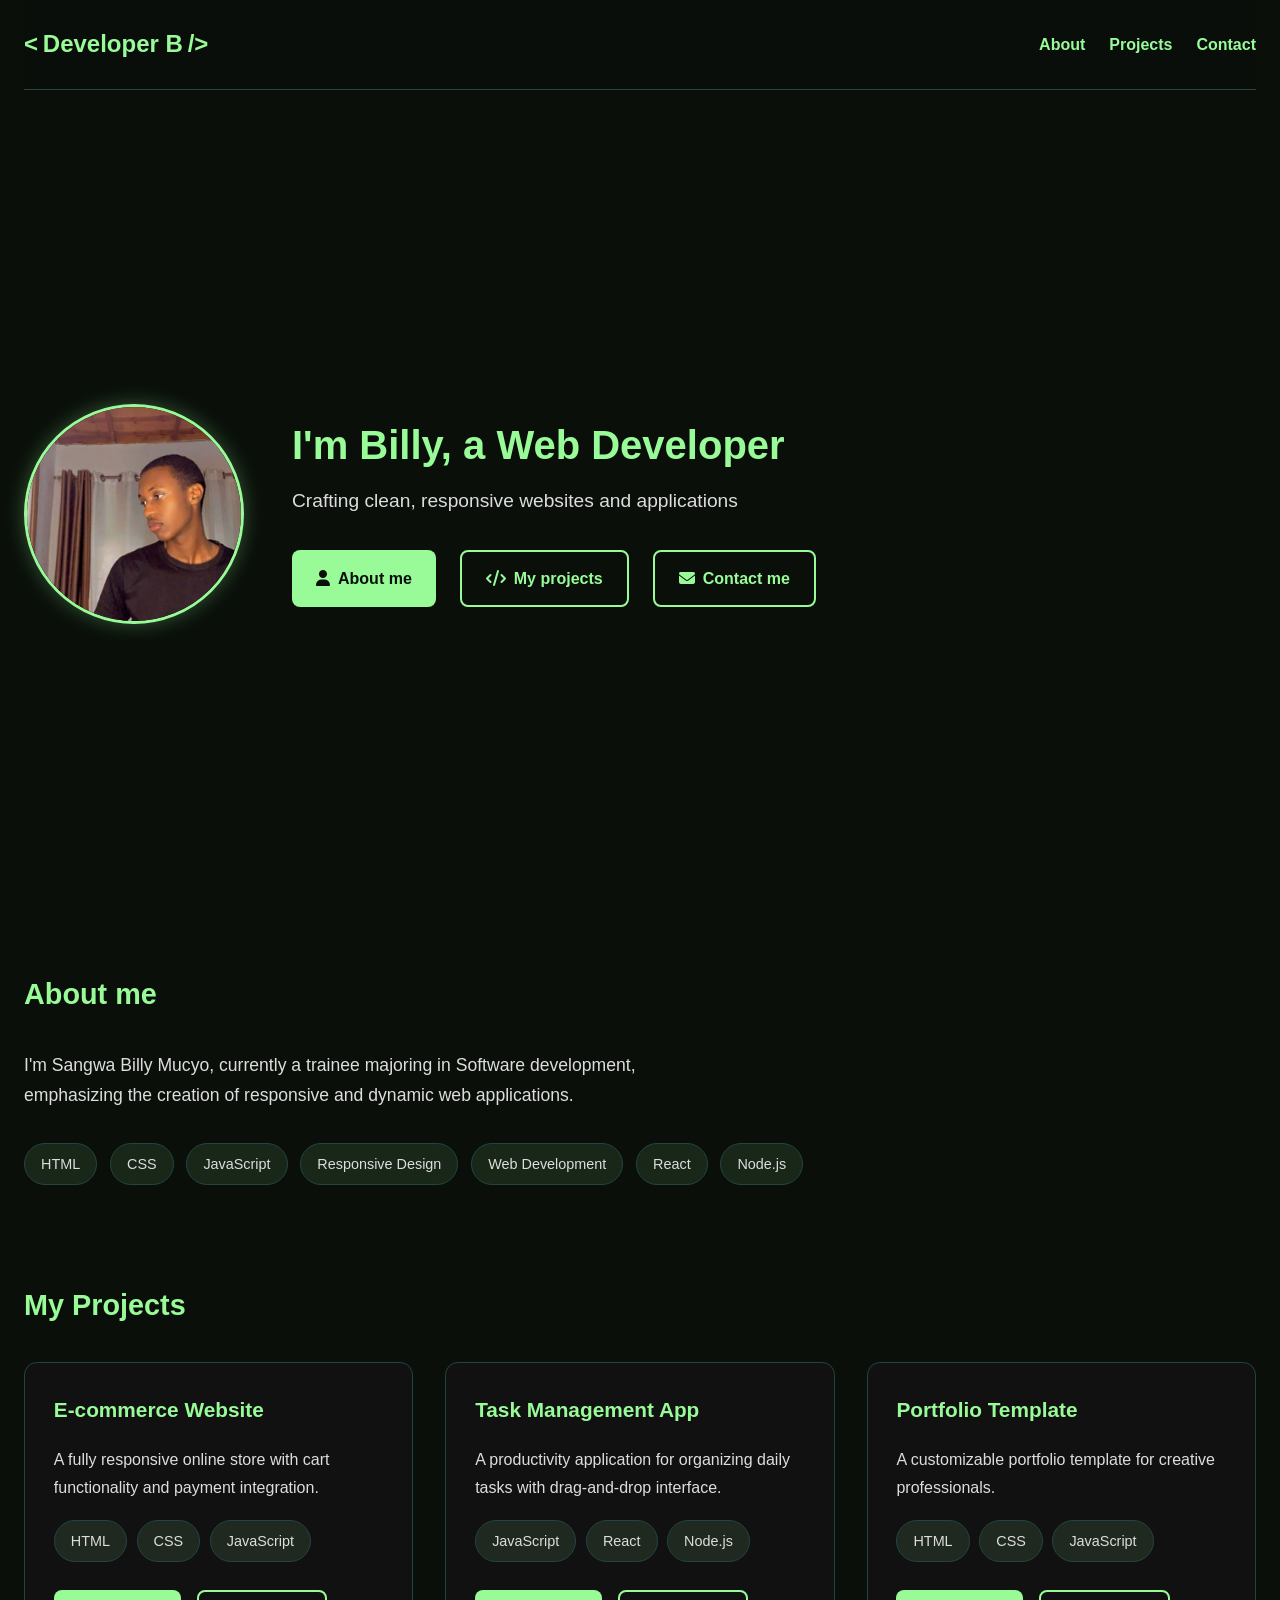
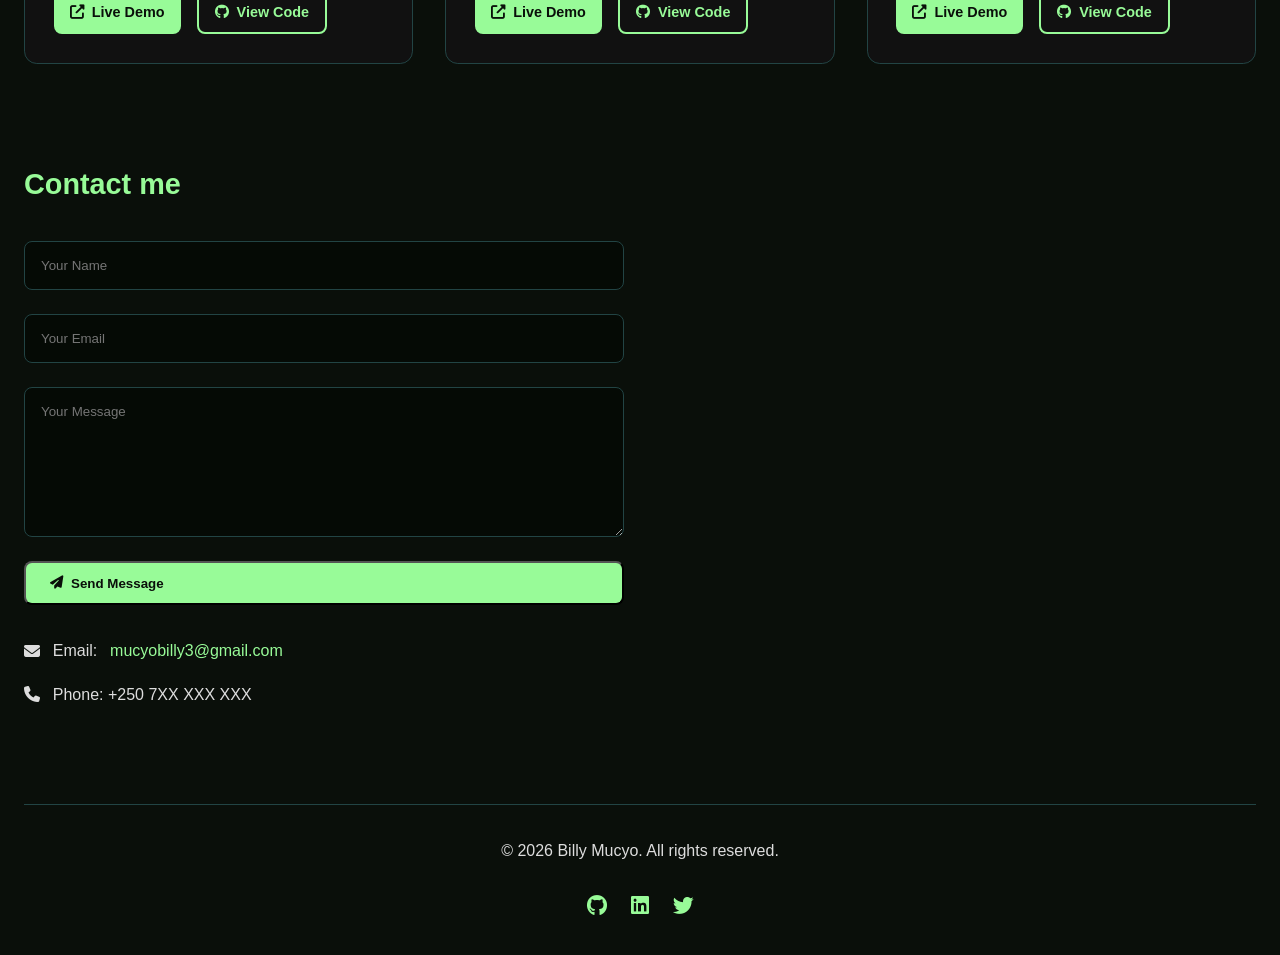
<file: PORTFOLIO/index.html>
<!DOCTYPE html>
<html lang="en">
<head>
  <meta charset="UTF-8" />
  <meta name="viewport" content="width=device-width, initial-scale=1.0" />
  <title>Billy Mucyo | Web Developer</title>
  <meta name="description" content="Portfolio of Billy Mucyo, a web developer specializing in responsive websites">
  <link rel="stylesheet" href="https://cdnjs.cloudflare.com/ajax/libs/font-awesome/6.4.0/css/all.min.css">
  <link rel="stylesheet" href="style.css" />
</head>
<body>

  <header>
    <div class="logo"><span><</span><strong>Developer B</strong><span>/></span></div>
    <nav>
      <a href="#about">About</a>
      <a href="#projects">Projects</a>
      <a href="#contact">Contact</a>
    </nav>
  </header>

  <main class="container">
    <section class="hero">
      <img src="meee.jpeg" alt="Billy's photo" class="fade-in" />
      <div class="intro">
        <h1 class="fade-in delay-1">I'm Billy, a Web Developer</h1>
        <p class="fade-in delay-1">Crafting clean, responsive websites and applications</p>
        <div class="buttons fade-in delay-2">
          <a href="#about" class="btn-green"><i class="fas fa-user"></i> About me</a>
          <a href="#projects" class="btn-outline"><i class="fas fa-code"></i> My projects</a>
          <a href="#contact" class="btn-outline"><i class="fas fa-envelope"></i> Contact me</a>
        </div>
      </div>
    </section>

    <section id="about" class="fade-in delay-1">
      <div class="section-title">
        <h2>About me</h2>
      </div>
      <p>
        I'm Sangwa Billy Mucyo, currently a trainee majoring in Software development,
        emphasizing the creation of responsive and dynamic web applications.
      </p>
      <div class="skills">
        <span class="skill-tag">HTML</span>
        <span class="skill-tag">CSS</span>
        <span class="skill-tag">JavaScript</span>
        <span class="skill-tag">Responsive Design</span>
        <span class="skill-tag">Web Development</span>
        <span class="skill-tag">React</span>
        <span class="skill-tag">Node.js</span>
      </div>
    </section>

    <section id="projects" class="fade-in delay-2">
      <div class="section-title">
        <h2>My Projects</h2>
      </div>
      <div class="projects-grid">
        <div class="project-card">
          <h3>E-commerce Website</h3>
          <p>A fully responsive online store with cart functionality and payment integration.</p>
          <div class="project-tags">
            <span class="skill-tag">HTML</span>
            <span class="skill-tag">CSS</span>
            <span class="skill-tag">JavaScript</span>
          </div>
          <div class="project-links">
            <a href="#" class="btn-green btn-small"><i class="fas fa-external-link-alt"></i> Live Demo</a>
            <a href="#" class="btn-outline btn-small"><i class="fab fa-github"></i> View Code</a>
          </div>
        </div>
        <div class="project-card">
          <h3>Task Management App</h3>
          <p>A productivity application for organizing daily tasks with drag-and-drop interface.</p>
          <div class="project-tags">
            <span class="skill-tag">JavaScript</span>
            <span class="skill-tag">React</span>
            <span class="skill-tag">Node.js</span>
          </div>
          <div class="project-links">
            <a href="#" class="btn-green btn-small"><i class="fas fa-external-link-alt"></i> Live Demo</a>
            <a href="#" class="btn-outline btn-small"><i class="fab fa-github"></i> View Code</a>
          </div>
        </div>
        <div class="project-card">
          <h3>Portfolio Template</h3>
          <p>A customizable portfolio template for creative professionals.</p>
          <div class="project-tags">
            <span class="skill-tag">HTML</span>
            <span class="skill-tag">CSS</span>
            <span class="skill-tag">JavaScript</span>
          </div>
          <div class="project-links">
            <a href="#" class="btn-green btn-small"><i class="fas fa-external-link-alt"></i> Live Demo</a>
            <a href="#" class="btn-outline btn-small"><i class="fab fa-github"></i> View Code</a>
          </div>
        </div>
      </div>
    </section>

    <section id="contact" class="fade-in delay-3">
      <div class="section-title">
        <h2>Contact me</h2>
      </div>
      <form id="contact-form">
        <div class="input-group">
          <input type="text" name="name" placeholder="Your Name" required />
        </div>
        <div class="input-group">
          <input type="email" name="email" placeholder="Your Email" required />
        </div>
        <div class="input-group">
          <textarea name="message" placeholder="Your Message" rows="5" required></textarea>
        </div>
        <button type="submit" class="btn-green"><i class="fas fa-paper-plane"></i> Send Message</button>
      </form>
      <div class="contact-info">
        <p><i class="fas fa-envelope"></i> Email: <a href="mailto:mucyobilly3@gmail.com">mucyobilly3@gmail.com</a></p>
        <p><i class="fas fa-phone"></i> Phone: +250 7XX XXX XXX</p>
      </div>
    </section>
  </main>

  <footer class="fade-in delay-3">
    <p>© <script>document.write(new Date().getFullYear())</script> Billy Mucyo. All rights reserved.</p>
    <div class="social-links">
      <a href="#" aria-label="GitHub"><i class="fab fa-github"></i></a>
      <a href="#" aria-label="LinkedIn"><i class="fab fa-linkedin"></i></a>
      <a href="#" aria-label="Twitter"><i class="fab fa-twitter"></i></a>
    </div>
  </footer>

  <script src="script.js"></script>
</body>
</html>
</file>
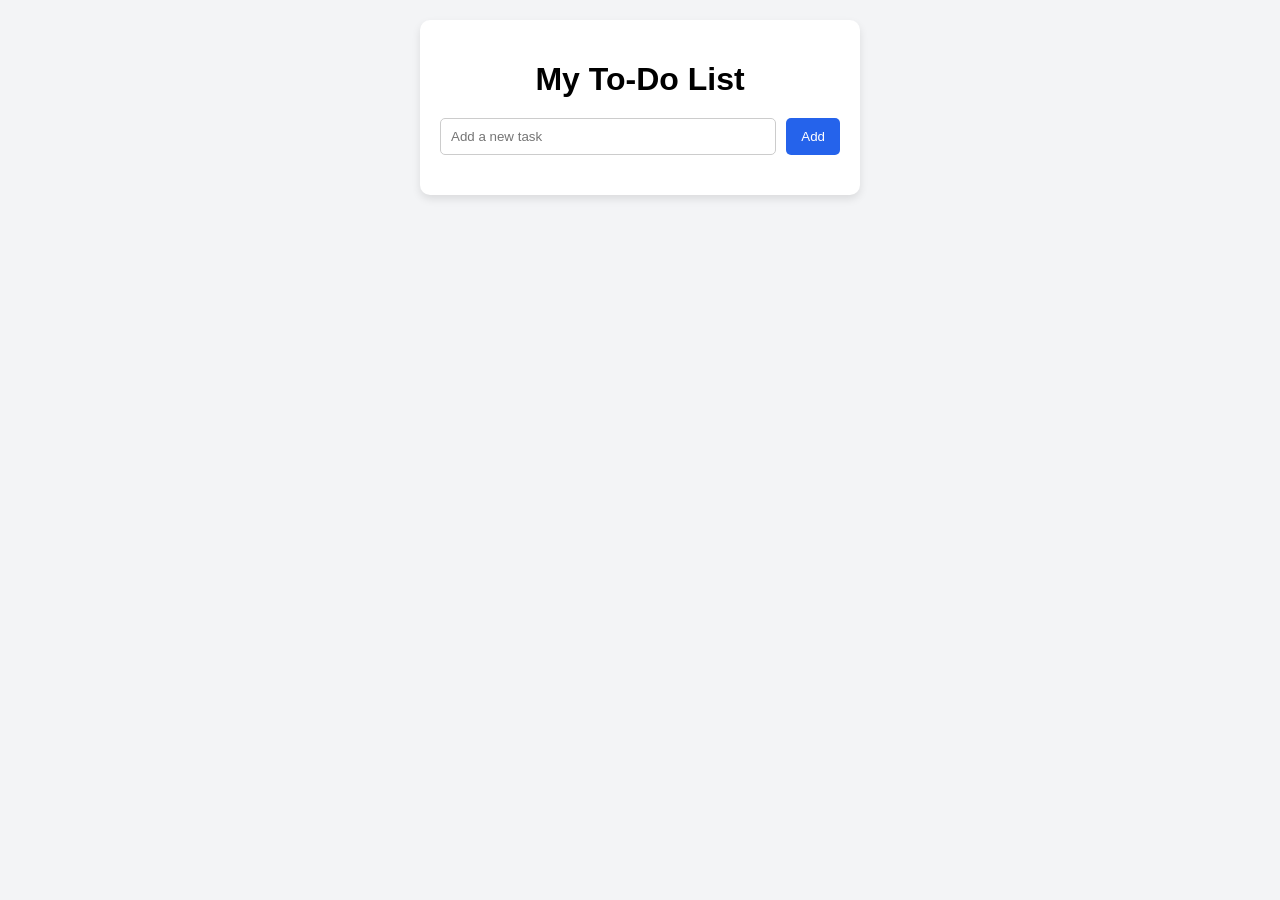
<file: To-do-list/index.html>
<!DOCTYPE html>
 <html lang="en">
 <head>
   <meta charset="UTF-8" />
   <meta name="viewport" content="width=device-width, initial-scale=1.0" />
   <title>To-Do List</title>
   <link rel="stylesheet" href="style.css" />
 </head>
 <body>
   <div class="container">
     <h1>My To-Do List</h1>
     <form id="todo-form">
       <input type="text" id="todo-input" placeholder="Add a new task" required />
       <button type="submit">Add</button>
     </form>
     <ul id="todo-list"></ul>
   </div>
 
   <script src="script.js"></script>
 </body>
 </html>
</file>
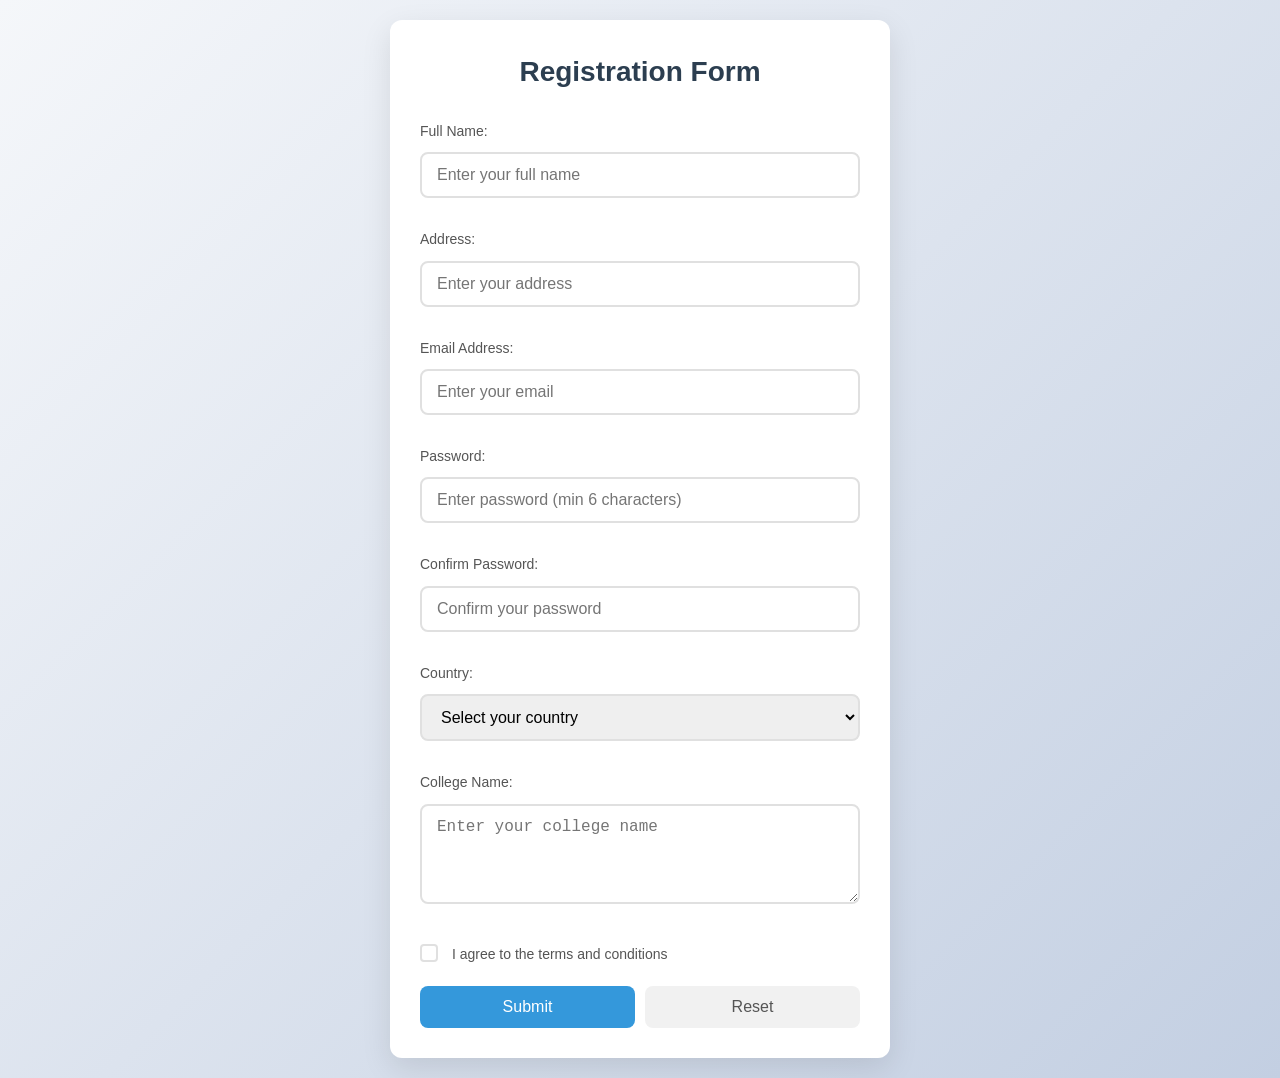
<file: formval.html>
<!DOCTYPE html>
<html lang="en">
<head>
  <meta charset="UTF-8" />
  <meta name="viewport" content="width=device-width, initial-scale=1.0" />
  <title>Registration Form</title>
  <link rel="stylesheet" href="form.css" />
</head>
<body>
  <form id="my-form">      
    <h2>Registration Form</h2>
    
    <label for="name">Full Name:</label>
    <input type="text" id="name" placeholder="Enter your full name" />

    <label for="address">Address:</label>
    <input type="text" id="address" placeholder="Enter your address" />

    <label for="email">Email Address:</label>
    <input type="email" id="email" placeholder="Enter your email" />

    <label for="password">Password:</label>
    <input type="password" id="password" placeholder="Enter password (min 6 characters)" />

    <label for="confirm-password">Confirm Password:</label>
    <input type="password" id="confirm" placeholder="Confirm your password" />

    <label for="select">Country:</label>
    <select id="select">
      <option value="" disabled selected>Select your country</option>
      <option value="RWANDA">Rwanda</option>
      <option value="UGANDA">Uganda</option>
      <option value="KENYA">Kenya</option>
      <option value="TANZANIA">Tanzania</option>
    </select>

    <label for="college">College Name:</label>
    <textarea cols="20" rows="3" id="college" placeholder="Enter your college name"></textarea>

    <label class="checkbox-label">
      <input type="checkbox" id="check" />
      I agree to the terms and conditions
    </label>

    <div class="button-group">
      <button type="submit">Submit</button>
      <button type="reset">Reset</button>
    </div>
  </form>

  <script src="form.js"></script>
</body>
</html>
</file>
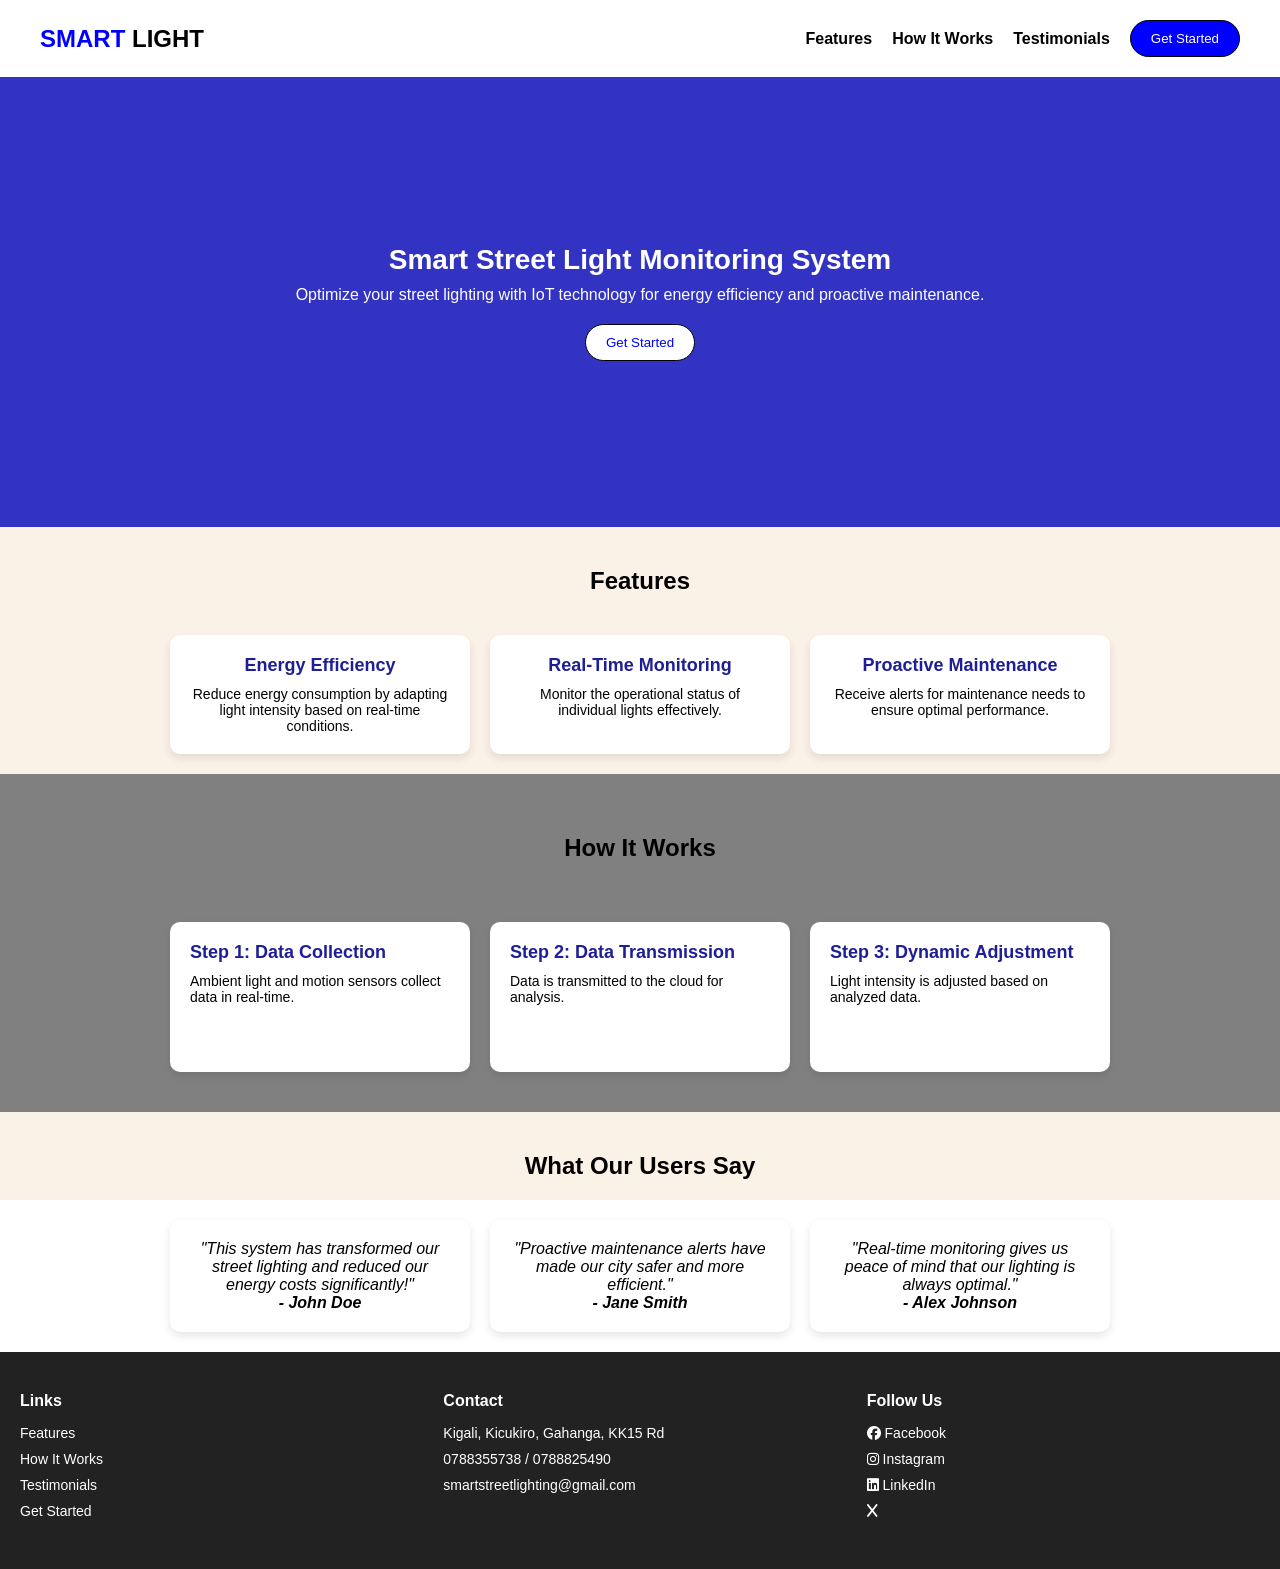
<file: internship.html>
<!DOCTYPE html>
<html lang="en">
<head>
  <meta charset="UTF-8">
  <meta name="viewport" content="width=device-width, initial-scale=1.0">
  <title>Smart Street Light Monitoring System</title>
  <style>
    @import url("https://cdnjs.cloudflare.com/ajax/libs/font-awesome/6.7.2/css/all.min.css");
    * {
      margin: 0;
      padding: 0;
      box-sizing: border-box;
      font-family: 'Segoe UI', Tahoma, Geneva, Verdana, sans-serif;
    }

    body {
      background-color: rgb(251, 242, 231);
      color: black;
    }

    header {
      display: flex;
      justify-content: space-between;
      align-items: center;
      padding: 20px 40px;
      background-color: white;
    }

    .logo {
      font-size: 24px;
      font-weight: bold;
    }

    .logo span {
      color: blue;
    }

    nav {
      display: flex;
      gap: 20px;
      align-items: center;
    }

    nav a {
      text-decoration: none;
      color: black;
      font-weight: bold;
      text-transform: capitalize;
    }

    .get-started-btn {
      background-color: blue;
      color: white;
      padding: 10px 20px;
      border-radius: 20px;
      border: 1px solid black;
      cursor: pointer;
    }

    .mobile-menu-btn {
      display: none; /* ✨ hidden by default */
    }

    .hero {
      height: 50vh;
      background-color: rgb(50, 50, 195);
      color: white;
      display: flex;
      flex-direction: column;
      justify-content: center;
      align-items: center;
      text-align: center;
      padding: 20px;
    }

    .hero h2 {
      font-size: 28px;
      margin-bottom: 10px;
    }

    .hero p {
      font-size: 16px;
      margin-bottom: 20px;
    }

    .hero .get-started-btn {
      background-color: white;
      color: blue;
    }

    h3.section-title {
      text-align: center;
      margin: 40px 0 20px 0;
      font-size: 24px;
      font-weight: bold;
      width: 100%;
    }

    .testimonials {
      background-color: white;
    }

    .features,
    .testimonials {
      display: flex;
      justify-content: center;
      flex-wrap: wrap;
      gap: 20px;
      padding: 20px;
    }

    .how-it-works-container {
      background-color: gray;
      padding: 20px 0;
    }

    .steps-container {
      display: flex;
      justify-content: center;
      flex-wrap: wrap;
      gap: 20px;
      padding: 20px;
    }

    .step-card {
      height: 150px;
      background-color: white;
      border-radius: 10px;
      padding: 20px;
      width: 300px;
      box-shadow: 0 4px 8px rgba(0, 0, 0, 0.1);
      margin-top: 20px;
    }

    .feature-card,
    .testimonial-card {
      background-color: white;
      border-radius: 10px;
      padding: 20px;
      width: 300px;
      box-shadow: 0 4px 8px rgba(0, 0, 0, 0.1);
      text-align: center;
    }

    .feature-card h4,
    .step-card h4 {
      font-size: 18px;
      margin-bottom: 10px;
      color: rgb(30, 30, 150);
    }

    .feature-card p,
    .step-card p {
      font-size: 14px;
    }

    .testimonial-card {
      font-style: italic;
    }

    footer {
      background-color: #222;
      color: white;
      padding: 40px 20px;
      display: flex;
      flex-wrap: wrap;
      justify-content: space-between;
      gap: 30px;
    }

    .footer-section {
      flex: 1 1 200px;
    }

    .footer-section h4 {
      margin-bottom: 15px;
      font-size: 16px;
    }

    .footer-section a,
    .footer-section p {
      color: white;
      font-size: 14px;
      text-decoration: none;
      display: block;
      margin-bottom: 10px;
    }

    .footer-social a {
      margin-right: 10px;
      text-decoration: none;
      color: white;
    }

    html {
      scroll-behavior: smooth;
    }

    /* Improved Responsive Breakpoints */
    @media (max-width: 1200px) {
      .hero h2 {
        font-size: calc(20px + 0.5vw);
      }
      .hero p {
        font-size: calc(14px + 0.3vw);
      }
    }

    @media (max-width: 992px) {
      header {
        padding: 15px 30px;
      }
      nav {
        gap: 15px;
      }
      .feature-card,
      .step-card,
      .testimonial-card {
        width: calc(50% - 30px);
        min-width: 280px;
      }
    }

    @media (max-width: 768px) {
      header {
        flex-direction: row;
        padding: 15px 20px;
      }
      nav {
        display: none;
      }
      .mobile-menu-btn {
        display: block; /* ✨ visible only for mobile */
        background: none;
        border: none;
        color: blue;
        font-size: 24px;
        cursor: pointer;
      }
      nav.active {
        display: flex;
        flex-direction: column;
        width: 100%;
        position: absolute;
        top: 70px;
        left: 0;
        background: white;
        padding: 20px;
        box-shadow: 0 4px 6px rgba(0,0,0,0.1);
      }
      .hero {
        height: auto;
        padding: 60px 20px;
      }
      .feature-card,
      .step-card,
      .testimonial-card {
        width: 100%;
        max-width: 400px;
      }
      footer {
        flex-direction: column;
        gap: 20px;
      }
      .footer-section {
        width: 100%;
      }
    }

    @media (max-width: 576px) {
      header {
        padding: 12px 15px;
      }
      .logo {
        font-size: 20px;
      }
      .get-started-btn {
        padding: 8px 16px;
        font-size: 14px;
      }
      .hero h2 {
        font-size: 22px;
      }
      .hero p {
        font-size: 15px;
      }
      h3.section-title {
        font-size: 20px;
        margin: 30px 0 15px;
      }
      .step-card {
        height: auto;
        min-height: 150px;
      }
    }

    @media (max-width: 400px) {
      .hero {
        padding: 50px 15px;
      }
      .hero h2 {
        font-size: 20px;
      }
      .hero p {
        font-size: 14px;
      }
      .get-started-btn {
        padding: 8px 14px;
        font-size: 13px;
      }
    }
  </style>
</head>


  

<body>

  <header>
    <div class="logo"><span>SMART</span> LIGHT</div>
    <button class="mobile-menu-btn" id="mobileMenuBtn">
      <i class="fas fa-bars"></i>
    </button>
    <nav id="mainNav">
      <a href="#features">Features</a>
      <a href="#how-it-works">How It Works</a>
      <a href="#testimonials">Testimonials</a>
      <button class="get-started-btn">Get Started</button>
    </nav>
  </header>

  <div class="hero">
    <h2>Smart Street Light Monitoring System</h2>
    <p>Optimize your street lighting with IoT technology for energy efficiency and proactive maintenance.</p>
    <button class="get-started-btn">Get Started</button>
  </div>

  <h3 class="section-title" id="features">Features</h3>
  <div class="features">
    <div class="feature-card">
      <h4>Energy Efficiency</h4>
      <p>Reduce energy consumption by adapting light intensity based on real-time conditions.</p>
    </div>
    <div class="feature-card">
      <h4>Real-Time Monitoring</h4>
      <p>Monitor the operational status of individual lights effectively.</p>
    </div>
    <div class="feature-card">
      <h4>Proactive Maintenance</h4>
      <p>Receive alerts for maintenance needs to ensure optimal performance.</p>
    </div>
  </div>

  <div class="how-it-works-container" id="how-it-works">
    <h3 class="section-title">How It Works</h3>
    <div class="steps-container">
      <div class="step-card">
        <h4>Step 1: Data Collection</h4>
        <p>Ambient light and motion sensors collect data in real-time.</p>
      </div>
      <div class="step-card">
        <h4>Step 2: Data Transmission</h4>
        <p>Data is transmitted to the cloud for analysis.</p>
      </div>
      <div class="step-card">
        <h4>Step 3: Dynamic Adjustment</h4>
        <p>Light intensity is adjusted based on analyzed data.</p>
      </div>
    </div>
  </div>

  <h3 class="section-title" id="testimonials">What Our Users Say</h3>
  <div class="testimonials">
    <div class="testimonial-card">
      <p>"This system has transformed our street lighting and reduced our energy costs significantly!"</p>
      <strong>- John Doe</strong>
    </div>
    <div class="testimonial-card">
      <p>"Proactive maintenance alerts have made our city safer and more efficient."</p>
      <strong>- Jane Smith</strong>
    </div>
    <div class="testimonial-card">
      <p>"Real-time monitoring gives us peace of mind that our lighting is always optimal."</p>
      <strong>- Alex Johnson</strong>
    </div>
  </div>

  <footer>
    <div class="footer-section">
      <h4>Links</h4>
      <a href="#features">Features</a>
      <a href="#how-it-works">How It Works</a>
      <a href="#testimonials">Testimonials</a>
      <a href="#">Get Started</a>
    </div>
    <div class="footer-section">
      <h4>Contact</h4>
      <p>Kigali, Kicukiro, Gahanga, KK15 Rd</p>
      <p>0788355738 / 0788825490</p>
      <p>smartstreetlighting@gmail.com</p>
    </div>
    <div class="footer-section">
      <h4>Follow Us</h4>
      <div class="footer-social">
        <a href="#"><i class="fa-brands fa-facebook"></i> Facebook</a>
        <a href="#"><i class="fa-brands fa-instagram"></i> Instagram</a>
        <a href="#"><i class="fa-brands fa-linkedin"></i> LinkedIn</a>
        <a href="#"><i class="fa-brands fa-x"></i></a>
      </div>
    </div>
  </footer>

  <script>
    // Mobile menu functionality
    const mobileMenuBtn = document.getElementById('mobileMenuBtn');
    const mainNav = document.getElementById('mainNav');

    mobileMenuBtn.addEventListener('click', function() {
      mainNav.classList.toggle('active');
    });

    // Close menu when clicking on a link
    document.querySelectorAll('nav a').forEach(link => {
      link.addEventListener('click', function() {
        mainNav.classList.remove('active');
      });
    });

    // Smooth scroll for anchor links
    document.querySelectorAll('a[href^="#"]').forEach(anchor => {
      anchor.addEventListener('click', function(e) {
        e.preventDefault();
        
        const targetId = this.getAttribute('href');
        if (targetId === '#') return;
        
        const targetElement = document.querySelector(targetId);
        if (targetElement) {
          window.scrollTo({
            top: targetElement.offsetTop - 80,
            behavior: 'smooth'
          });
        }
      });
    });
  </script>

</body>
</html>
</file>
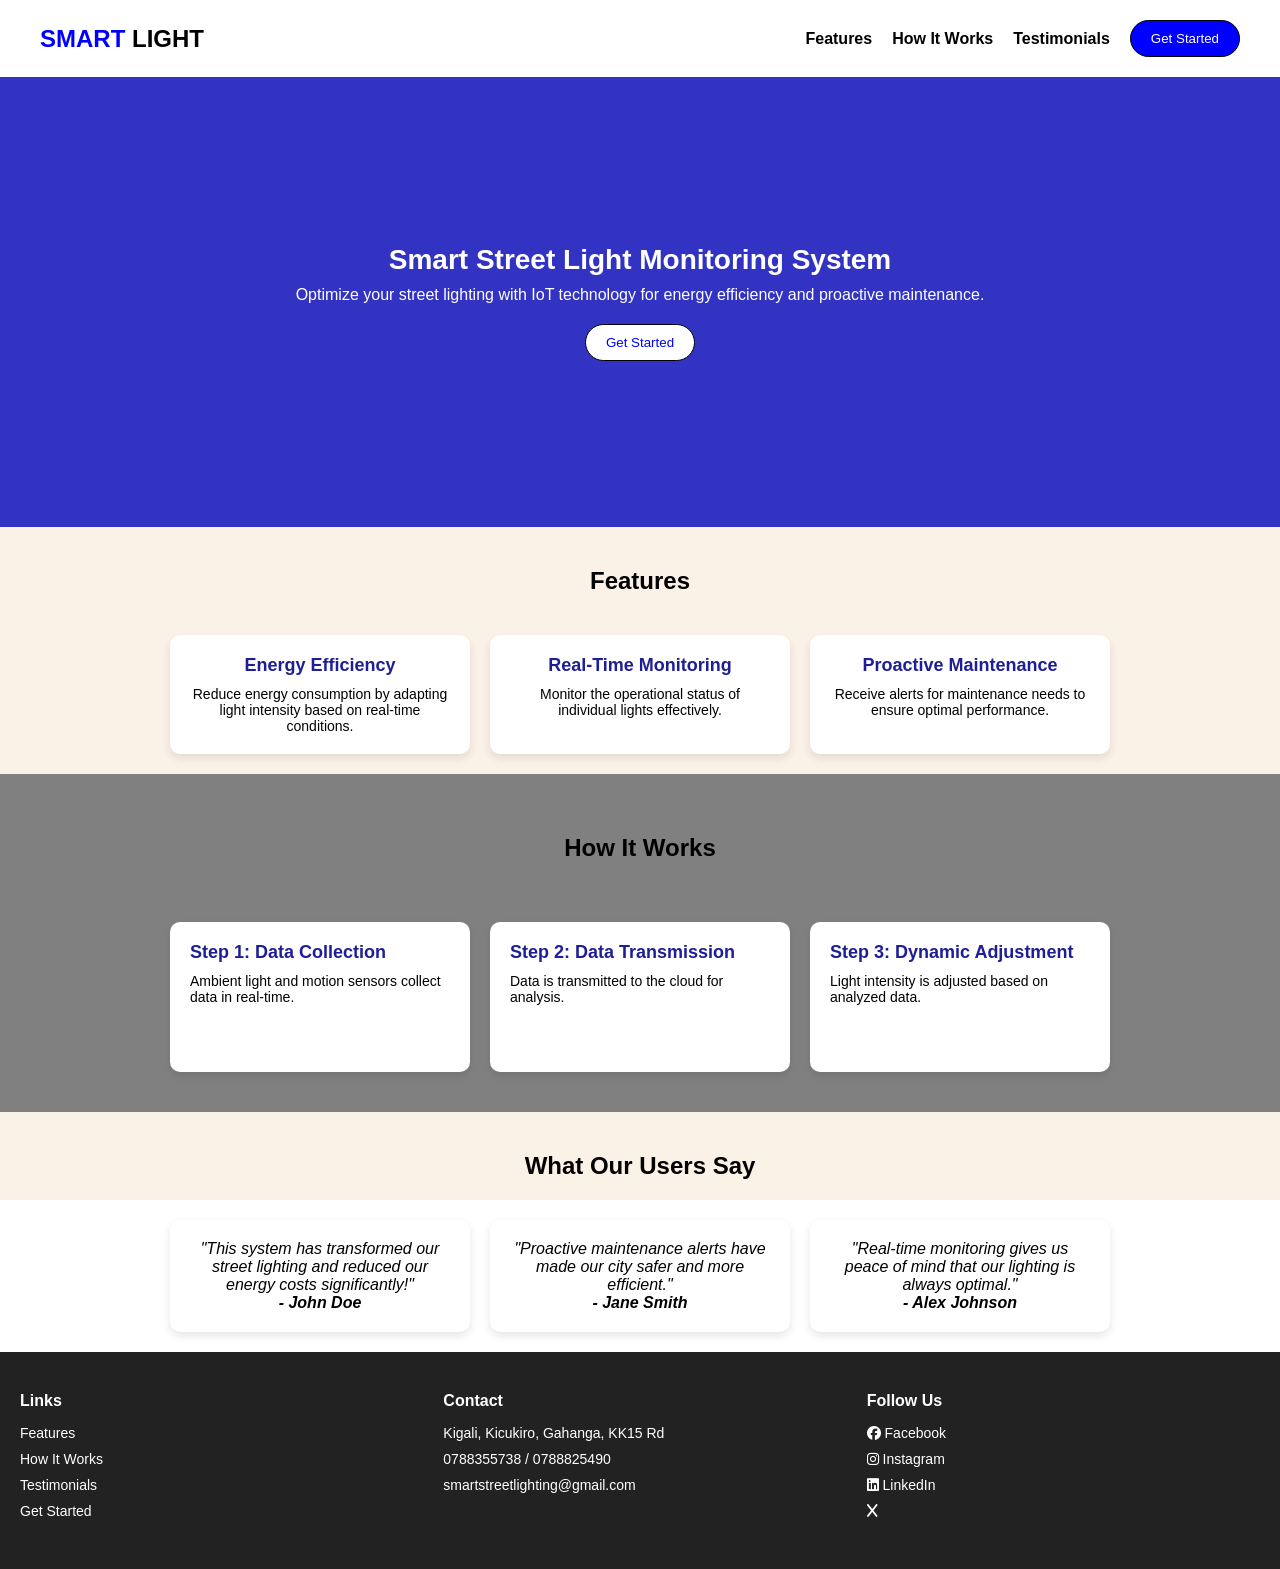
<file: smart.html>
<!DOCTYPE html>
<html lang="en">
<head>
  <meta charset="UTF-8">
  <meta name="viewport" content="width=device-width, initial-scale=1.0">
  <title>Smart Street Light Monitoring System</title>
  <style>
    @import url("https://cdnjs.cloudflare.com/ajax/libs/font-awesome/6.7.2/css/all.min.css");
    * {
      margin: 0;
      padding: 0;
      box-sizing: border-box;
      font-family: 'Segoe UI', Tahoma, Geneva, Verdana, sans-serif;
    }

    body {
      background-color: rgb(251, 242, 231);
      color: black;
    }

    header {
      display: flex;
      justify-content: space-between;
      align-items: center;
      padding: 20px 40px;
      background-color: white;
    }

    .logo {
      font-size: 24px;
      font-weight: bold;
    }

    .logo span {
      color: blue;
    }

    nav {
      display: flex;
      gap: 20px;
      align-items: center;
    }

    nav a {
      text-decoration: none;
      color: black;
      font-weight: bold;
      text-transform: capitalize;
    }

    .get-started-btn {
      background-color: blue;
      color: white;
      padding: 10px 20px;
      border-radius: 20px;
      border: 1px solid black;
      cursor: pointer;
    }

    .mobile-menu-btn {
      display: none; /* ✨ hidden by default */
    }

    .hero {
      height: 50vh;
      background-color: rgb(50, 50, 195);
      color: white;
      display: flex;
      flex-direction: column;
      justify-content: center;
      align-items: center;
      text-align: center;
      padding: 20px;
    }

    .hero h2 {
      font-size: 28px;
      margin-bottom: 10px;
    }

    .hero p {
      font-size: 16px;
      margin-bottom: 20px;
    }

    .hero .get-started-btn {
      background-color: white;
      color: blue;
    }

    h3.section-title {
      text-align: center;
      margin: 40px 0 20px 0;
      font-size: 24px;
      font-weight: bold;
      width: 100%;
    }

    .testimonials {
      background-color: white;
    }

    .features,
    .testimonials {
      display: flex;
      justify-content: center;
      flex-wrap: wrap;
      gap: 20px;
      padding: 20px;
    }

    .how-it-works-container {
      background-color: gray;
      padding: 20px 0;
    }

    .steps-container {
      display: flex;
      justify-content: center;
      flex-wrap: wrap;
      gap: 20px;
      padding: 20px;
    }

    .step-card {
      height: 150px;
      background-color: white;
      border-radius: 10px;
      padding: 20px;
      width: 300px;
      box-shadow: 0 4px 8px rgba(0, 0, 0, 0.1);
      margin-top: 20px;
    }

    .feature-card,
    .testimonial-card {
      background-color: white;
      border-radius: 10px;
      padding: 20px;
      width: 300px;
      box-shadow: 0 4px 8px rgba(0, 0, 0, 0.1);
      text-align: center;
    }

    .feature-card h4,
    .step-card h4 {
      font-size: 18px;
      margin-bottom: 10px;
      color: rgb(30, 30, 150);
    }

    .feature-card p,
    .step-card p {
      font-size: 14px;
    }

    .testimonial-card {
      font-style: italic;
    }

    footer {
      background-color: #222;
      color: white;
      padding: 40px 20px;
      display: flex;
      flex-wrap: wrap;
      justify-content: space-between;
      gap: 30px;
    }

    .footer-section {
      flex: 1 1 200px;
    }

    .footer-section h4 {
      margin-bottom: 15px;
      font-size: 16px;
    }

    .footer-section a,
    .footer-section p {
      color: white;
      font-size: 14px;
      text-decoration: none;
      display: block;
      margin-bottom: 10px;
    }

    .footer-social a {
      margin-right: 10px;
      text-decoration: none;
      color: white;
    }

    html {
      scroll-behavior: smooth;
    }

    /* Improved Responsive Breakpoints */
    @media (max-width: 1200px) {
      .hero h2 {
        font-size: calc(20px + 0.5vw);
      }
      .hero p {
        font-size: calc(14px + 0.3vw);
      }
    }

    @media (max-width: 992px) {
      header {
        padding: 15px 30px;
      }
      nav {
        gap: 15px;
      }
      .feature-card,
      .step-card,
      .testimonial-card {
        width: calc(50% - 30px);
        min-width: 280px;
      }
    }

    @media (max-width: 768px) {
      header {
        flex-direction: row;
        padding: 15px 20px;
      }
      nav {
        display: none;
      }
      .mobile-menu-btn {
        display: block; /* ✨ visible only for mobile */
        background: none;
        border: none;
        color: blue;
        font-size: 24px;
        cursor: pointer;
      }
      nav.active {
        display: flex;
        flex-direction: column;
        width: 100%;
        position: absolute;
        top: 70px;
        left: 0;
        background: white;
        padding: 20px;
        box-shadow: 0 4px 6px rgba(0,0,0,0.1);
      }
      .hero {
        height: auto;
        padding: 60px 20px;
      }
      .feature-card,
      .step-card,
      .testimonial-card {
        width: 100%;
        max-width: 400px;
      }
      footer {
        flex-direction: column;
        gap: 20px;
      }
      .footer-section {
        width: 100%;
      }
    }

    @media (max-width: 576px) {
      header {
        padding: 12px 15px;
      }
      .logo {
        font-size: 20px;
      }
      .get-started-btn {
        padding: 8px 16px;
        font-size: 14px;
      }
      .hero h2 {
        font-size: 22px;
      }
      .hero p {
        font-size: 15px;
      }
      h3.section-title {
        font-size: 20px;
        margin: 30px 0 15px;
      }
      .step-card {
        height: auto;
        min-height: 150px;
      }
    }

    @media (max-width: 400px) {
      .hero {
        padding: 50px 15px;
      }
      .hero h2 {
        font-size: 20px;
      }
      .hero p {
        font-size: 14px;
      }
      .get-started-btn {
        padding: 8px 14px;
        font-size: 13px;
      }
    }
  </style>
</head>


  

<body>

  <header>
    <div class="logo"><span>SMART</span> LIGHT</div>
    <button class="mobile-menu-btn" id="mobileMenuBtn">
      <i class="fas fa-bars"></i>
    </button>
    <nav id="mainNav">
      <a href="#features">Features</a>
      <a href="#how-it-works">How It Works</a>
      <a href="#testimonials">Testimonials</a>
      <button class="get-started-btn">Get Started</button>
    </nav>
  </header>

  <div class="hero">
    <h2>Smart Street Light Monitoring System</h2>
    <p>Optimize your street lighting with IoT technology for energy efficiency and proactive maintenance.</p>
    <button class="get-started-btn">Get Started</button>
  </div>

  <h3 class="section-title" id="features">Features</h3>
  <div class="features">
    <div class="feature-card">
      <h4>Energy Efficiency</h4>
      <p>Reduce energy consumption by adapting light intensity based on real-time conditions.</p>
    </div>
    <div class="feature-card">
      <h4>Real-Time Monitoring</h4>
      <p>Monitor the operational status of individual lights effectively.</p>
    </div>
    <div class="feature-card">
      <h4>Proactive Maintenance</h4>
      <p>Receive alerts for maintenance needs to ensure optimal performance.</p>
    </div>
  </div>

  <div class="how-it-works-container" id="how-it-works">
    <h3 class="section-title">How It Works</h3>
    <div class="steps-container">
      <div class="step-card">
        <h4>Step 1: Data Collection</h4>
        <p>Ambient light and motion sensors collect data in real-time.</p>
      </div>
      <div class="step-card">
        <h4>Step 2: Data Transmission</h4>
        <p>Data is transmitted to the cloud for analysis.</p>
      </div>
      <div class="step-card">
        <h4>Step 3: Dynamic Adjustment</h4>
        <p>Light intensity is adjusted based on analyzed data.</p>
      </div>
    </div>
  </div>

  <h3 class="section-title" id="testimonials">What Our Users Say</h3>
  <div class="testimonials">
    <div class="testimonial-card">
      <p>"This system has transformed our street lighting and reduced our energy costs significantly!"</p>
      <strong>- John Doe</strong>
    </div>
    <div class="testimonial-card">
      <p>"Proactive maintenance alerts have made our city safer and more efficient."</p>
      <strong>- Jane Smith</strong>
    </div>
    <div class="testimonial-card">
      <p>"Real-time monitoring gives us peace of mind that our lighting is always optimal."</p>
      <strong>- Alex Johnson</strong>
    </div>
  </div>

  <footer>
    <div class="footer-section">
      <h4>Links</h4>
      <a href="#features">Features</a>
      <a href="#how-it-works">How It Works</a>
      <a href="#testimonials">Testimonials</a>
      <a href="#">Get Started</a>
    </div>
    <div class="footer-section">
      <h4>Contact</h4>
      <p>Kigali, Kicukiro, Gahanga, KK15 Rd</p>
      <p>0788355738 / 0788825490</p>
      <p>smartstreetlighting@gmail.com</p>
    </div>
    <div class="footer-section">
      <h4>Follow Us</h4>
      <div class="footer-social">
        <a href="#"><i class="fa-brands fa-facebook"></i> Facebook</a>
        <a href="#"><i class="fa-brands fa-instagram"></i> Instagram</a>
        <a href="#"><i class="fa-brands fa-linkedin"></i> LinkedIn</a>
        <a href="#"><i class="fa-brands fa-x"></i></a>
      </div>
    </div>
  </footer>

  <script>
    // Mobile menu functionality
    const mobileMenuBtn = document.getElementById('mobileMenuBtn');
    const mainNav = document.getElementById('mainNav');

    mobileMenuBtn.addEventListener('click', function() {
      mainNav.classList.toggle('active');
    });

    // Close menu when clicking on a link
    document.querySelectorAll('nav a').forEach(link => {
      link.addEventListener('click', function() {
        mainNav.classList.remove('active');
      });
    });

    // Smooth scroll for anchor links
    document.querySelectorAll('a[href^="#"]').forEach(anchor => {
      anchor.addEventListener('click', function(e) {
        e.preventDefault();
        
        const targetId = this.getAttribute('href');
        if (targetId === '#') return;
        
        const targetElement = document.querySelector(targetId);
        if (targetElement) {
          window.scrollTo({
            top: targetElement.offsetTop - 80,
            behavior: 'smooth'
          });
        }
      });
    });
  </script>

</body>
</html>
</file>
<file: PORTFOLIO/style.css>
:root {
  --primary: #98fb98;
  --dark-bg: #0a0f0a;
  --darker-bg: #050a05;
  --card-bg: #111;
  --text: #ddd;
  --border: #244;
}

/* Reset & Basics */
* {
  margin: 0;
  padding: 0;
  box-sizing: border-box;
}

html {
  scroll-behavior: smooth;
}

body {
  font-family: 'Segoe UI', Tahoma, Geneva, Verdana, sans-serif;
  background-color: var(--dark-bg);
  color: var(--text);
  line-height: 1.7;
  padding: 0 1.5rem;
}

a {
  color: var(--primary);
  text-decoration: none;
}

/* Header */
header {
  display: flex;
  justify-content: space-between;
  align-items: center;
  padding: 1.5rem 0;
  position: sticky;
  top: 0;
  background-color: rgba(10, 15, 10, 0.9);
  backdrop-filter: blur(5px);
  z-index: 100;
  border-bottom: 1px solid var(--border);
}

.logo {
  font-size: 1.5rem;
  font-weight: bold;
  color: var(--primary);
  display: flex;
  align-items: center;
  gap: 0.3rem;
}

nav {
  display: flex;
  gap: 1.5rem;
}

nav a {
  font-weight: 600;
  transition: all 0.3s ease;
  color: var(--primary);
}

nav a:hover {
  opacity: 0.8;
}

/* Buttons */
.btn-green {
  background: var(--primary);
  color: var(--dark-bg);
  padding: 0.8rem 1.5rem;
  border-radius: 0.5rem;
  font-weight: 600;
  transition: all 0.3s ease;
  display: inline-flex;
  align-items: center;
  gap: 0.5rem;
}

.btn-green:hover {
  background: #7ddb7d;
  transform: translateY(-2px);
}

.btn-outline {
  padding: 0.8rem 1.5rem;
  border: 2px solid var(--primary);
  border-radius: 0.5rem;
  font-weight: 600;
  transition: all 0.3s ease;
  display: inline-flex;
  align-items: center;
  gap: 0.5rem;
}

.btn-outline:hover {
  background: var(--primary);
  color: var(--dark-bg);
}

.btn-small {
  padding: 0.5rem 1rem;
  font-size: 0.9rem;
}

/* Hero Section */
.hero {
  display: flex;
  flex-wrap: wrap;
  align-items: center;
  gap: 3rem;
  margin: 4rem 0;
  min-height: 80vh;
}

.hero img {
  width: 220px;
  height: 220px;
  object-fit: cover;
  border-radius: 50%;
  border: 3px solid var(--primary);
  box-shadow: 0 0 20px rgba(152, 251, 152, 0.3);
}

.intro {
  flex: 1;
}

.intro h1 {
  color: var(--primary);
  font-size: 2.5rem;
  margin-bottom: 1rem;
  line-height: 1.2;
}

.intro p {
  font-size: 1.2rem;
  margin-bottom: 2rem;
  max-width: 600px;
}

.buttons {
  display: flex;
  gap: 1.5rem;
  flex-wrap: wrap;
}

/* Section Titles */
section {
  margin: 6rem 0;
  scroll-margin-top: 2rem;
}

.section-title {
  display: flex;
  align-items: center;
  gap: 1rem;
  margin-bottom: 2rem;
}

.section-title h2 {
  font-size: 1.8rem;
  color: var(--primary);
  margin: 0;
}

/* About Section */
#about p {
  font-size: 1.1rem;
  max-width: 700px;
  margin-bottom: 1.5rem;
}

.skills {
  display: flex;
  flex-wrap: wrap;
  gap: 0.8rem;
  margin-top: 2rem;
}

.skill-tag {
  background: rgba(152, 251, 152, 0.1);
  padding: 0.5rem 1rem;
  border-radius: 2rem;
  border: 1px solid var(--border);
  font-size: 0.9rem;
  white-space: nowrap;
}

/* Projects Section */
.projects-grid {
  display: grid;
  grid-template-columns: repeat(auto-fill, minmax(300px, 1fr));
  gap: 2rem;
}

.project-card {
  background-color: var(--card-bg);
  padding: 1.8rem;
  border-radius: 0.8rem;
  border: 1px solid var(--border);
  transition: all 0.3s ease;
  display: flex;
  flex-direction: column;
  gap: 1.2rem;
}

.project-card h3 {
  color: var(--primary);
  font-size: 1.3rem;
}

.project-tags {
  display: flex;
  flex-wrap: wrap;
  gap: 0.6rem;
}

.project-links {
  display: flex;
  gap: 1rem;
  margin-top: 0.5rem;
}

/* Contact Section */
form {
  display: flex;
  flex-direction: column;
  max-width: 600px;
  gap: 1.5rem;
}

.input-group {
  display: flex;
  flex-direction: column;
  gap: 0.5rem;
}

input, textarea {
  padding: 1rem;
  border-radius: 0.5rem;
  border: 1px solid var(--border);
  background: var(--darker-bg);
  color: var(--text);
  font-family: inherit;
  transition: all 0.3s ease;
}

input:focus, textarea:focus {
  border-color: var(--primary);
  outline: none;
  box-shadow: 0 0 0 2px rgba(152, 251, 152, 0.2);
}

textarea {
  min-height: 150px;
  resize: vertical;
}

.contact-info {
  margin-top: 2rem;
  display: flex;
  flex-direction: column;
  gap: 1rem;
}

.contact-info p {
  display: flex;
  align-items: center;
  gap: 0.8rem;
}

/* Footer */
footer {
  text-align: center;
  padding: 2rem 0;
  margin-top: 4rem;
  border-top: 1px solid var(--border);
}

.social-links {
  display: flex;
  justify-content: center;
  gap: 1.5rem;
  margin-top: 1.5rem;
}

.social-links a {
  font-size: 1.3rem;
  transition: all 0.3s ease;
}

.social-links a:hover {
  transform: translateY(-3px);
  color: var(--primary);
}

/* Animations */
@keyframes fadeIn {
  from { opacity: 0; transform: translateY(20px); }
  to { opacity: 1; transform: translateY(0); }
}

.fade-in {
  animation: fadeIn 1s ease forwards;
}

.delay-1 { animation-delay: 0.2s; }
.delay-2 { animation-delay: 0.4s; }
.delay-3 { animation-delay: 0.6s; }

/* Responsive */
@media (max-width: 768px) {
  header {
    flex-direction: column;
    gap: 1rem;
  }

  nav {
    width: 100%;
    justify-content: center;
    flex-wrap: wrap;
  }

  .hero {
    text-align: center;
    justify-content: center;
    margin-top: 2rem;
  }

  .intro {
    text-align: center;
  }

  .buttons {
    justify-content: center;
  }

  .section-title {
    justify-content: center;
  }

  #about p {
    text-align: center;
  }

  .skills {
    justify-content: center;
  }

  .project-links {
    flex-direction: column;
  }

  .btn-small {
    width: 100%;
    text-align: center;
    justify-content: center;
  }
}
</file>
<file: To-do-list/style.css>
body {
    font-family: Arial, sans-serif;
    background-color: #f3f4f6;
    margin: 0;
    padding: 20px;
  }
  
  .container {
    max-width: 400px;
    margin: 0 auto;
    background: #ffffff;
    padding: 20px;
    border-radius: 10px;
    box-shadow: 0 4px 8px rgba(0,0,0,0.1);
  }
  
  h1 {
    text-align: center;
    margin-bottom: 20px;
  }
  
  form {
    display: flex;
    gap: 10px;
  }
  
  input[type="text"] {
    flex: 1;
    padding: 10px;
    border: 1px solid #ccc;
    border-radius: 5px;
  }
  
  button {
    padding: 10px 15px;
    border: none;
    background-color: #2563eb;
    color: white;
    border-radius: 5px;
    cursor: pointer;
  }
  
  button:hover {
    background-color: #1d4ed8;
  }
  
  ul {
    list-style: none;
    padding: 0;
    margin-top: 20px;
  }
  
  li {
    display: flex;
    justify-content: space-between;
    align-items: center;
    background: #f9fafb;
    padding: 10px;
    margin-bottom: 10px;
    border-radius: 5px;
  }
  
  li.completed {
    text-decoration: line-through;
    color: #9ca3af;
  }
  
  .delete-btn {
    background: none;
    border: none;
    color: red;
    cursor: pointer;
    font-size: 16px;
  }
</file>
<file: form.css>
* {
    box-sizing: border-box;
    margin: 0;
    padding: 0;
  }
  
  body {
    font-family: 'Segoe UI', Tahoma, Geneva, Verdana, sans-serif;
    background: linear-gradient(135deg, #f5f7fa 0%, #c3cfe2 100%);
    min-height: 100vh;
    display: flex;
    justify-content: center;
    align-items: center;
    padding: 20px;
    line-height: 1.6;
  }
  
  #my-form {
    background-color: white;
    padding: 30px;
    width: 100%;
    max-width: 500px;
    border-radius: 12px;
    box-shadow: 0 10px 30px rgba(0, 0, 0, 0.1);
    transition: transform 0.3s ease, box-shadow 0.3s ease;
  }
  
  #my-form:hover {
    transform: translateY(-5px);
    box-shadow: 0 15px 35px rgba(0, 0, 0, 0.15);
  }
  
  #my-form h2 {
    text-align: center;
    margin-bottom: 25px;
    color: #2c3e50;
    font-size: 28px;
    font-weight: 600;
  }
  
  #my-form label {
    display: block;
    margin: 15px 0 5px;
    color: #555;
    font-weight: 500;
    font-size: 14px;
  }
  
  #my-form input[type="text"],
  #my-form input[type="email"],
  #my-form input[type="password"],
  #my-form select,
  #my-form textarea {
    width: 100%;
    padding: 12px 15px;
    margin: 5px 0 15px;
    border: 2px solid #e0e0e0;
    border-radius: 8px;
    font-size: 16px;
    transition: all 0.3s ease;
  }
  
  #my-form input:focus,
  #my-form select:focus,
  #my-form textarea:focus {
    border-color: #3498db;
    box-shadow: 0 0 0 3px rgba(52, 152, 219, 0.2);
    outline: none;
  }
  
  #my-form textarea {
    resize: vertical;
    min-height: 100px;
  }
  
  #my-form input[type="checkbox"] {
    appearance: none;
    -webkit-appearance: none;
    width: 18px;
    height: 18px;
    border: 2px solid #e0e0e0;
    border-radius: 4px;
    margin-right: 10px;
    position: relative;
    top: 3px;
    cursor: pointer;
    transition: all 0.2s ease;
  }
  
  #my-form input[type="checkbox"]:checked {
    background-color: #3498db;
    border-color: #3498db;
  }
  
  #my-form input[type="checkbox"]:checked::after {
    content: "✓";
    color: white;
    position: absolute;
    left: 2px;
    top: -2px;
  }
  
  .checkbox-label {
    display: flex;
    align-items: center;
    margin: 20px 0;
    color: #555;
    cursor: pointer;
  }
  
  .button-group {
    display: flex;
    gap: 10px;
    margin-top: 20px;
  }
  
  #my-form button {
    padding: 12px 25px;
    border: none;
    border-radius: 8px;
    font-size: 16px;
    font-weight: 500;
    cursor: pointer;
    transition: all 0.3s ease;
    flex: 1;
  }
  
  #my-form button[type="submit"] {
    background-color: #3498db;
    color: white;
  }
  
  #my-form button[type="submit"]:hover {
    background-color: #2980b9;
    transform: translateY(-2px);
  }
  
  #my-form button[type="reset"] {
    background-color: #f1f1f1;
    color: #555;
  }
  
  #my-form button[type="reset"]:hover {
    background-color: #e0e0e0;
    transform: translateY(-2px);
  }
  
  @media (max-width: 600px) {
    #my-form {
      padding: 20px;
    }
    
    .button-group {
      flex-direction: column;
    }
    
    #my-form button {
      width: 100%;
    }
  }
  
  /* Animation for form elements */
  @keyframes fadeIn {
    from { opacity: 0; transform: translateY(10px); }
    to { opacity: 1; transform: translateY(0); }
  }
  
  #my-form > * {
    animation: fadeIn 0.5s ease forwards;
  }
  
  /* Create staggered animation */
  #my-form label:nth-child(1) { animation-delay: 0.1s; }
  #my-form input:nth-child(2) { animation-delay: 0.2s; }
  #my-form label:nth-child(3) { animation-delay: 0.3s; }
  #my-form input:nth-child(4) { animation-delay: 0.4s; }
  #my-form label:nth-child(5) { animation-delay: 0.5s; }
  #my-form input:nth-child(6) { animation-delay: 0.6s; }
</file>
